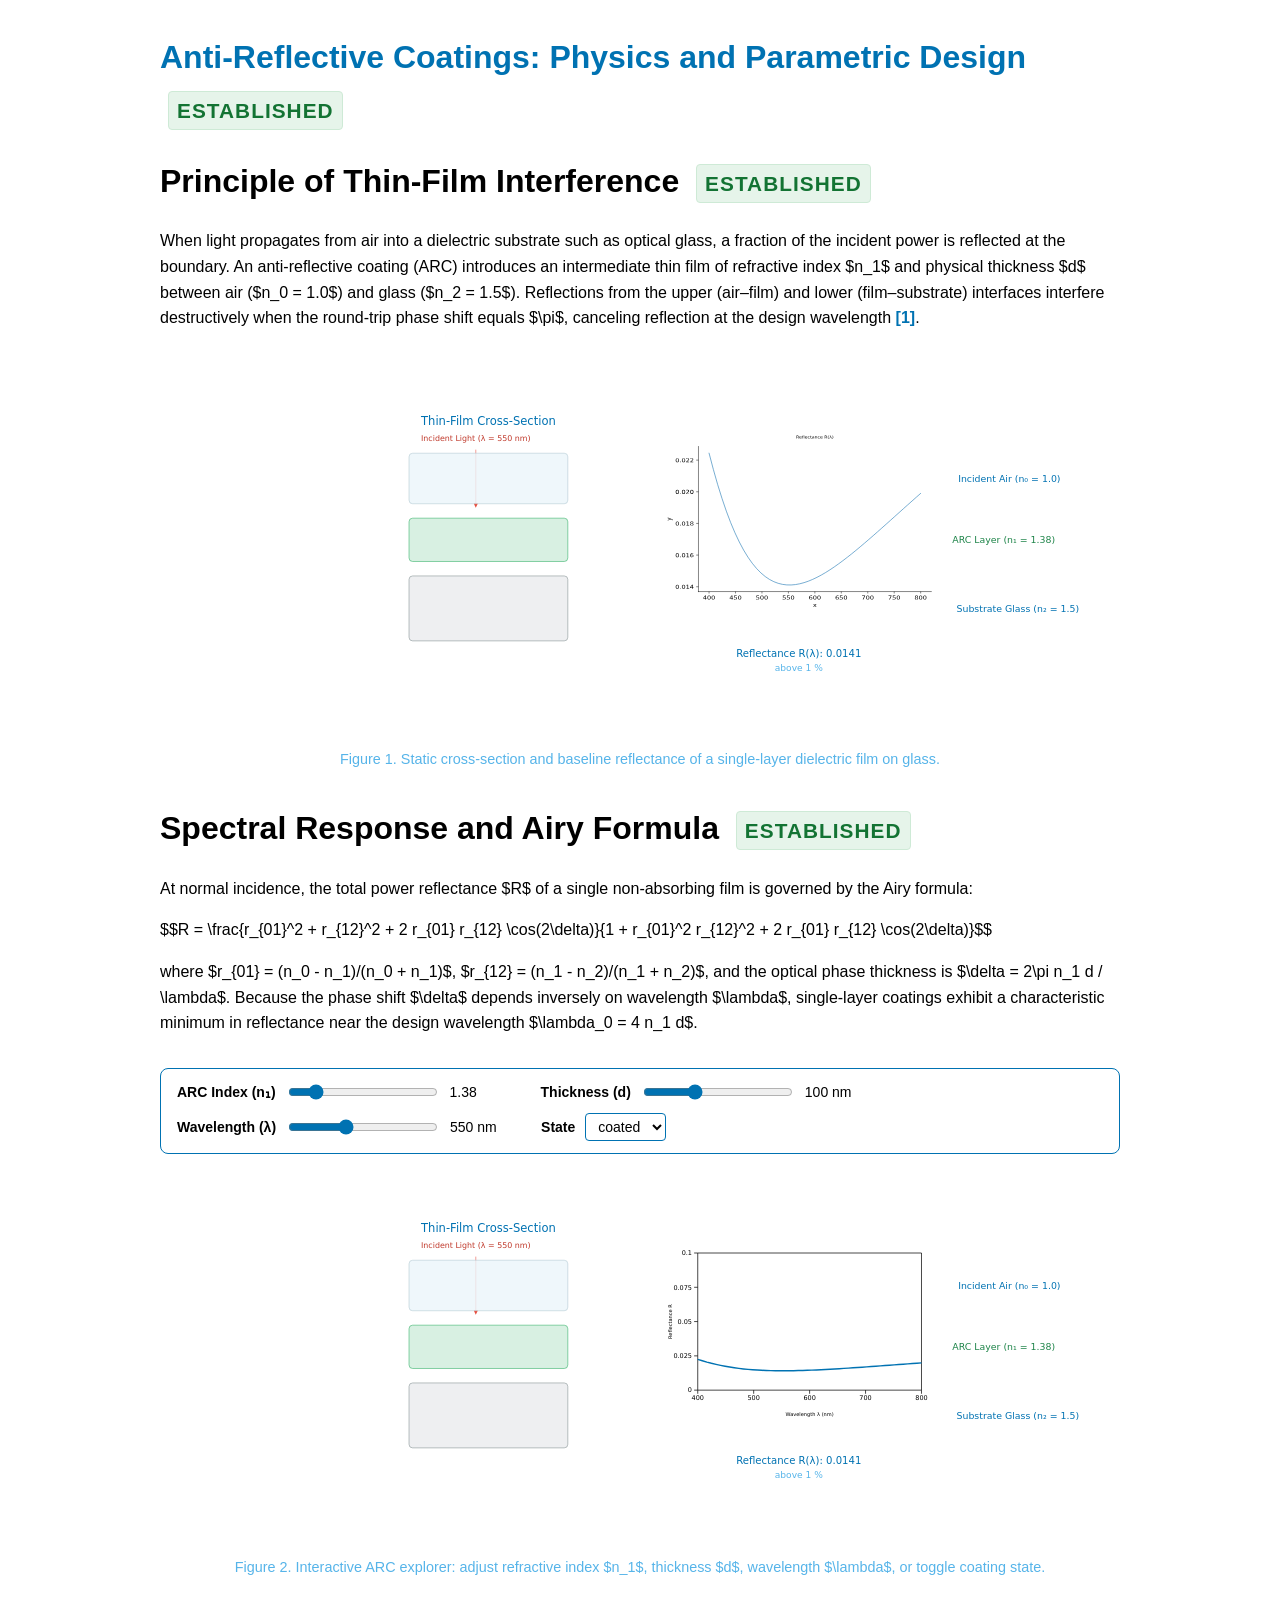
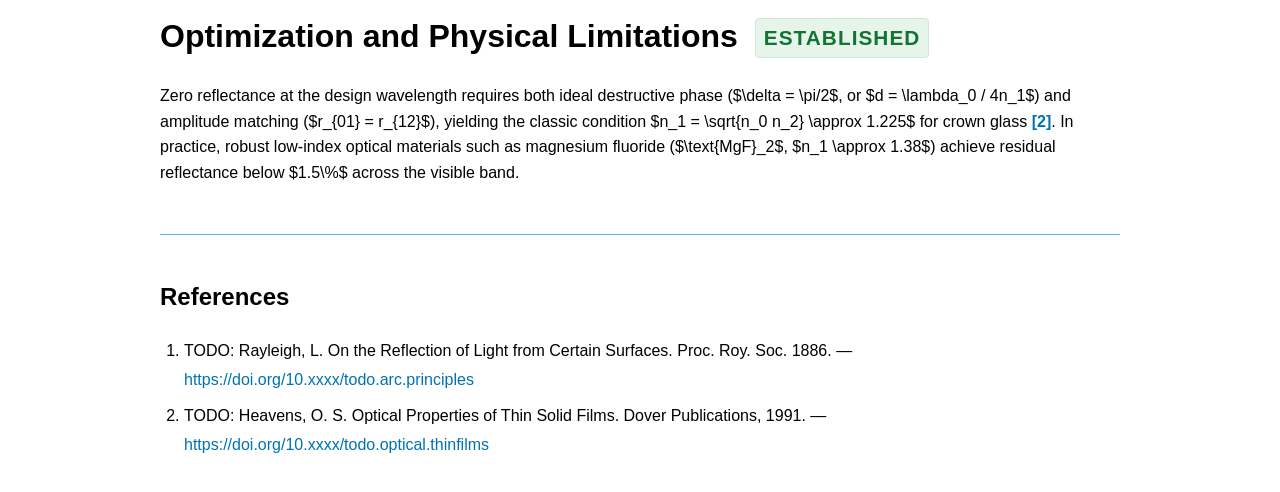
<file: examples/arc_thin_film/explainer.html>
<!DOCTYPE html>
<html lang="en">
<head>
<meta charset="utf-8">
<meta name="viewport" content="width=device-width, initial-scale=1">
<title>Anti-Reflective Coatings: Physics and Parametric Design</title>
<style>
:root {
--tf-primary: #0072B2;
--tf-bg: #FFFFFF;
--tf-fg: #000000;
--tf-accent: #009E73;
--tf-muted: #56B4E9;
--tf-gray: #888888;
}
body {
  font-family: -apple-system, BlinkMacSystemFont, "Segoe UI", Roboto, Helvetica, Arial, sans-serif;
  background: var(--tf-bg);
  color: var(--tf-fg);
  max-width: 960px;
  margin: 32px auto;
  padding: 0 20px;
  line-height: 1.6;
}
.tf-title {
  color: var(--tf-primary);
  margin-bottom: 0.2em;
}
.tf-subtitle {
  color: var(--tf-muted);
  font-size: 1.25em;
  margin-top: 0;
  margin-bottom: 1.5em;
}
.tf-status {
  display: inline-block;
  font-size: 0.65em;
  vertical-align: middle;
  padding: 2px 8px;
  border-radius: 4px;
  font-weight: 600;
  text-transform: uppercase;
  letter-spacing: 0.05em;
  margin-left: 8px;
}
.tf-status-established {
  background: #e6f4ea;
  color: #137333;
  border: 1px solid #ceead6;
}
.tf-status-active {
  background: #e8f0fe;
  color: #1a73e8;
  border: 1px solid #d2e3fc;
}
.tf-status-speculative {
  background: #fef7e0;
  color: #b06000;
  border: 1px solid #feefc3;
}
.tf-cite {
  color: var(--tf-primary);
  text-decoration: none;
  font-weight: 600;
}
.tf-cite:hover {
  text-decoration: underline;
}
.tf-references {
  margin-top: 48px;
  border-top: 1px solid var(--tf-muted);
  padding-top: 24px;
}
.tf-refs {
  padding-left: 24px;
  line-height: 1.8;
}
.tf-refs li {
  margin-bottom: 8px;
}
.tf-refs a {
  color: var(--tf-primary);
  text-decoration: none;
}
.tf-refs a:hover {
  text-decoration: underline;
}
.tf-controls {
  display: flex;
  flex-wrap: wrap;
  gap: 10px 28px;
  padding: 12px 16px;
  border: 1px solid var(--tf-primary);
  border-radius: 8px;
  margin-bottom: 16px;
}
.tf-control {
  display: flex;
  align-items: center;
  gap: 10px;
}
.tf-control label {
  font-weight: 600;
  font-size: 14px;
}
.tf-control input[type="range"] {
  accent-color: var(--tf-primary);
  width: 150px;
}
.tf-control select.tf-param {
  background: var(--tf-bg);
  color: var(--tf-fg);
  border: 1px solid var(--tf-primary);
  border-radius: 4px;
  padding: 4px 8px;
  font-size: 14px;
}
.tf-value {
  min-width: 4.5em;
  font-variant-numeric: tabular-nums;
  font-size: 14px;
}
figure {
  margin: 32px 0;
}
figure svg {
  max-width: 100%;
  height: auto;
  display: block;
  margin: 0 auto;
}
figcaption {
  font-size: 0.9em;
  color: var(--tf-muted);
  text-align: center;
  margin-top: 10px;
}
.tf-verdict-true { fill: var(--tf-accent, #009E73); color: var(--tf-accent, #009E73); }
.tf-verdict-false { fill: var(--tf-muted, #888888); color: var(--tf-muted, #888888); }
.tf-verdict-true .tf-readout-verdict { fill: var(--tf-accent, #009E73); }
.tf-verdict-false .tf-readout-verdict { fill: var(--tf-muted, #888888); }
</style>
</head>
<body>
<h1 class="tf-title">Anti-Reflective Coatings: Physics and Parametric Design <span class="tf-status tf-status-established">Established</span></h1>
<h1>Principle of Thin-Film Interference <span class="tf-status tf-status-established">Established</span></h1>
<p>When light propagates from air into a dielectric substrate such as optical glass, a fraction of the incident power is reflected at the boundary. An anti-reflective coating (ARC) introduces an intermediate thin film of refractive index $n_1$ and physical thickness $d$ between air ($n_0 = 1.0$) and glass ($n_2 = 1.5$). Reflections from the upper (air–film) and lower (film–substrate) interfaces interfere destructively when the round-trip phase shift equals $\pi$, canceling reflection at the design wavelength <a href="#ref-1" class="tf-cite">[1]</a>.</p>
<figure id="fig1">
<svg xmlns="http://www.w3.org/2000/svg" xmlns:xlink="http://www.w3.org/1999/xlink"
     width="1330" height="520" viewBox="-665.0 -260.0 1330 520">
<defs>
<marker markerWidth="8.0" markerHeight="8.0" viewBox="-0.1 -0.5 1.0 1.0" orient="auto" id="fig1-d0">
<path d="M-0.1,-0.5 L-0.1,0.5 L0.9,0 Z" fill="#E74C3C" />
</marker>
</defs>
<rect x="-665.0" y="-260.0" width="1330" height="520" fill="#FFFFFF" />
<g id="fig1-cross_section_title">
<text x="-210.0" y="-180.0" font-size="16" font-family="DejaVu Sans, Liberation Sans, sans-serif" fill="#0072B2" text-anchor="middle" dominant-baseline="central">Thin-Film Cross-Section</text>
</g>
<g id="fig1-incident_label">
<text x="-227.5" y="-155.0" font-size="11" font-family="DejaVu Sans, Liberation Sans, sans-serif" fill="#C0392B" text-anchor="middle" dominant-baseline="central">Incident Light (λ = 550 nm)</text>
</g>
<path d="M-227.5,-140.0 L-227.5,-65.0" stroke="#E74C3C" stroke-width="0.75" fill="none" marker-end="url(#fig1-d0)" id="fig1-incident_ray" />
<g id="fig1-air_layer">
<rect x="-320.0" y="-135.0" width="220.0" height="70.0" fill="#EBF5FB" stroke="#AEC6CF" stroke-width="0.75" rx="5" ry="5" fill-opacity="0.8" />
</g>
<g id="fig1-air_label">
<text x="511.7" y="-100.0" font-size="13" font-family="DejaVu Sans, Liberation Sans, sans-serif" fill="#0072B2" text-anchor="middle" dominant-baseline="central">Incident Air (n₀ = 1.0)</text>
</g>
<g id="fig1-arc_layer">
<rect x="-320.0" y="-45.0" width="220.0" height="60.0" fill="#D4EFDF" stroke="#27AE60" stroke-width="0.75" rx="5" ry="5" fill-opacity="0.9" />
</g>
<g id="fig1-arc_label">
<text x="503.9" y="-15.0" font-size="13" font-family="DejaVu Sans, Liberation Sans, sans-serif" fill="#1E8449" text-anchor="middle" dominant-baseline="central">ARC Layer (n₁ = 1.38)</text>
</g>
<g id="fig1-glass_layer">
<rect x="-320.0" y="35.0" width="220.0" height="90.0" fill="#EAECEE" stroke="#7F8C8D" stroke-width="0.75" rx="5" ry="5" fill-opacity="0.8" />
</g>
<g id="fig1-glass_label">
<text x="523.4" y="80.0" font-size="13" font-family="DejaVu Sans, Liberation Sans, sans-serif" fill="#0072B2" text-anchor="middle" dominant-baseline="central">Substrate Glass (n₂ = 1.5)</text>
</g>
<g id="fig1-reflectance_plot">
<g transform="translate(30.0,-165.0) scale(0.9029854957954737,0.7548601914984892)">
 <metadata>
  <rdf:RDF xmlns:dc="http://purl.org/dc/elements/1.1/" xmlns:cc="http://creativecommons.org/ns#" xmlns:rdf="http://www.w3.org/1999/02/22-rdf-syntax-ns#">
   <cc:Work>
    <dc:type rdf:resource="http://purl.org/dc/dcmitype/StillImage"/>
    <dc:date>2026-09-14T21:44:32.651041</dc:date>
    <dc:format>image/svg+xml</dc:format>
    <dc:creator>
     <cc:Agent>
      <dc:title>Matplotlib v3.10.8, https://matplotlib.org/</dc:title>
     </cc:Agent>
    </dc:creator>
   </cc:Work>
  </rdf:RDF>
 </metadata>
 <defs>
  <style type="text/css">*{stroke-linejoin: round; stroke-linecap: butt}</style>
 </defs>
 <g id="fig1-figure_1">
  <g id="fig1-patch_1">
   <path d="M 0 331.187156 
L 420.82625 331.187156 
L 420.82625 0 
L 0 0 
z
" style="fill: #ffffff"/>
  </g>
  <g id="fig1-axes_1">
   <g id="fig1-patch_2">
    <path d="M 56.50625 293.630906 
L 413.62625 293.630906 
L 413.62625 27.518906 
L 56.50625 27.518906 
z
" style="fill: #ffffff"/>
   </g>
   <g id="fig1-FillBetweenPolyCollection_1"/>
   <g id="fig1-matplotlib.axis_1">
    <g id="fig1-xtick_1">
     <g id="fig1-line2d_1">
      <defs>
       <path id="fig1-mdfa9d70e9e" d="M 0 0 
L 0 3.5 
" style="stroke: #000000; stroke-width: 0.8"/>
      </defs>
      <g>
       <use xlink:href="#fig1-mdfa9d70e9e" x="72.738977" y="293.630906" style="stroke: #000000; stroke-width: 0.8"/>
      </g>
     </g>
     <g id="fig1-text_1">
      <!-- 400 -->
      <g transform="translate(63.195227 308.229344) scale(0.1 -0.1)">
       <defs>
        <path id="fig1-DejaVuSans-34" d="M 2419 4116 
L 825 1625 
L 2419 1625 
L 2419 4116 
z
M 2253 4666 
L 3047 4666 
L 3047 1625 
L 3713 1625 
L 3713 1100 
L 3047 1100 
L 3047 0 
L 2419 0 
L 2419 1100 
L 313 1100 
L 313 1709 
L 2253 4666 
z
" transform="scale(0.015625)"/>
        <path id="fig1-DejaVuSans-30" d="M 2034 4250 
Q 1547 4250 1301 3770 
Q 1056 3291 1056 2328 
Q 1056 1369 1301 889 
Q 1547 409 2034 409 
Q 2525 409 2770 889 
Q 3016 1369 3016 2328 
Q 3016 3291 2770 3770 
Q 2525 4250 2034 4250 
z
M 2034 4750 
Q 2819 4750 3233 4129 
Q 3647 3509 3647 2328 
Q 3647 1150 3233 529 
Q 2819 -91 2034 -91 
Q 1250 -91 836 529 
Q 422 1150 422 2328 
Q 422 3509 836 4129 
Q 1250 4750 2034 4750 
z
" transform="scale(0.015625)"/>
       </defs>
       <use xlink:href="#fig1-DejaVuSans-34"/>
       <use xlink:href="#fig1-DejaVuSans-30" transform="translate(63.623047 0)"/>
       <use xlink:href="#fig1-DejaVuSans-30" transform="translate(127.246094 0)"/>
      </g>
     </g>
    </g>
    <g id="fig1-xtick_2">
     <g id="fig1-line2d_2">
      <g>
       <use xlink:href="#fig1-mdfa9d70e9e" x="113.320795" y="293.630906" style="stroke: #000000; stroke-width: 0.8"/>
      </g>
     </g>
     <g id="fig1-text_2">
      <!-- 450 -->
      <g transform="translate(103.777045 308.229344) scale(0.1 -0.1)">
       <defs>
        <path id="fig1-DejaVuSans-35" d="M 691 4666 
L 3169 4666 
L 3169 4134 
L 1269 4134 
L 1269 2991 
Q 1406 3038 1543 3061 
Q 1681 3084 1819 3084 
Q 2600 3084 3056 2656 
Q 3513 2228 3513 1497 
Q 3513 744 3044 326 
Q 2575 -91 1722 -91 
Q 1428 -91 1123 -41 
Q 819 9 494 109 
L 494 744 
Q 775 591 1075 516 
Q 1375 441 1709 441 
Q 2250 441 2565 725 
Q 2881 1009 2881 1497 
Q 2881 1984 2565 2268 
Q 2250 2553 1709 2553 
Q 1456 2553 1204 2497 
Q 953 2441 691 2322 
L 691 4666 
z
" transform="scale(0.015625)"/>
       </defs>
       <use xlink:href="#fig1-DejaVuSans-34"/>
       <use xlink:href="#fig1-DejaVuSans-35" transform="translate(63.623047 0)"/>
       <use xlink:href="#fig1-DejaVuSans-30" transform="translate(127.246094 0)"/>
      </g>
     </g>
    </g>
    <g id="fig1-xtick_3">
     <g id="fig1-line2d_3">
      <g>
       <use xlink:href="#fig1-mdfa9d70e9e" x="153.902614" y="293.630906" style="stroke: #000000; stroke-width: 0.8"/>
      </g>
     </g>
     <g id="fig1-text_3">
      <!-- 500 -->
      <g transform="translate(144.358864 308.229344) scale(0.1 -0.1)">
       <use xlink:href="#fig1-DejaVuSans-35"/>
       <use xlink:href="#fig1-DejaVuSans-30" transform="translate(63.623047 0)"/>
       <use xlink:href="#fig1-DejaVuSans-30" transform="translate(127.246094 0)"/>
      </g>
     </g>
    </g>
    <g id="fig1-xtick_4">
     <g id="fig1-line2d_4">
      <g>
       <use xlink:href="#fig1-mdfa9d70e9e" x="194.484432" y="293.630906" style="stroke: #000000; stroke-width: 0.8"/>
      </g>
     </g>
     <g id="fig1-text_4">
      <!-- 550 -->
      <g transform="translate(184.940682 308.229344) scale(0.1 -0.1)">
       <use xlink:href="#fig1-DejaVuSans-35"/>
       <use xlink:href="#fig1-DejaVuSans-35" transform="translate(63.623047 0)"/>
       <use xlink:href="#fig1-DejaVuSans-30" transform="translate(127.246094 0)"/>
      </g>
     </g>
    </g>
    <g id="fig1-xtick_5">
     <g id="fig1-line2d_5">
      <g>
       <use xlink:href="#fig1-mdfa9d70e9e" x="235.06625" y="293.630906" style="stroke: #000000; stroke-width: 0.8"/>
      </g>
     </g>
     <g id="fig1-text_5">
      <!-- 600 -->
      <g transform="translate(225.5225 308.229344) scale(0.1 -0.1)">
       <defs>
        <path id="fig1-DejaVuSans-36" d="M 2113 2584 
Q 1688 2584 1439 2293 
Q 1191 2003 1191 1497 
Q 1191 994 1439 701 
Q 1688 409 2113 409 
Q 2538 409 2786 701 
Q 3034 994 3034 1497 
Q 3034 2003 2786 2293 
Q 2538 2584 2113 2584 
z
M 3366 4563 
L 3366 3988 
Q 3128 4100 2886 4159 
Q 2644 4219 2406 4219 
Q 1781 4219 1451 3797 
Q 1122 3375 1075 2522 
Q 1259 2794 1537 2939 
Q 1816 3084 2150 3084 
Q 2853 3084 3261 2657 
Q 3669 2231 3669 1497 
Q 3669 778 3244 343 
Q 2819 -91 2113 -91 
Q 1303 -91 875 529 
Q 447 1150 447 2328 
Q 447 3434 972 4092 
Q 1497 4750 2381 4750 
Q 2619 4750 2861 4703 
Q 3103 4656 3366 4563 
z
" transform="scale(0.015625)"/>
       </defs>
       <use xlink:href="#fig1-DejaVuSans-36"/>
       <use xlink:href="#fig1-DejaVuSans-30" transform="translate(63.623047 0)"/>
       <use xlink:href="#fig1-DejaVuSans-30" transform="translate(127.246094 0)"/>
      </g>
     </g>
    </g>
    <g id="fig1-xtick_6">
     <g id="fig1-line2d_6">
      <g>
       <use xlink:href="#fig1-mdfa9d70e9e" x="275.648068" y="293.630906" style="stroke: #000000; stroke-width: 0.8"/>
      </g>
     </g>
     <g id="fig1-text_6">
      <!-- 650 -->
      <g transform="translate(266.104318 308.229344) scale(0.1 -0.1)">
       <use xlink:href="#fig1-DejaVuSans-36"/>
       <use xlink:href="#fig1-DejaVuSans-35" transform="translate(63.623047 0)"/>
       <use xlink:href="#fig1-DejaVuSans-30" transform="translate(127.246094 0)"/>
      </g>
     </g>
    </g>
    <g id="fig1-xtick_7">
     <g id="fig1-line2d_7">
      <g>
       <use xlink:href="#fig1-mdfa9d70e9e" x="316.229886" y="293.630906" style="stroke: #000000; stroke-width: 0.8"/>
      </g>
     </g>
     <g id="fig1-text_7">
      <!-- 700 -->
      <g transform="translate(306.686136 308.229344) scale(0.1 -0.1)">
       <defs>
        <path id="fig1-DejaVuSans-37" d="M 525 4666 
L 3525 4666 
L 3525 4397 
L 1831 0 
L 1172 0 
L 2766 4134 
L 525 4134 
L 525 4666 
z
" transform="scale(0.015625)"/>
       </defs>
       <use xlink:href="#fig1-DejaVuSans-37"/>
       <use xlink:href="#fig1-DejaVuSans-30" transform="translate(63.623047 0)"/>
       <use xlink:href="#fig1-DejaVuSans-30" transform="translate(127.246094 0)"/>
      </g>
     </g>
    </g>
    <g id="fig1-xtick_8">
     <g id="fig1-line2d_8">
      <g>
       <use xlink:href="#fig1-mdfa9d70e9e" x="356.811705" y="293.630906" style="stroke: #000000; stroke-width: 0.8"/>
      </g>
     </g>
     <g id="fig1-text_8">
      <!-- 750 -->
      <g transform="translate(347.267955 308.229344) scale(0.1 -0.1)">
       <use xlink:href="#fig1-DejaVuSans-37"/>
       <use xlink:href="#fig1-DejaVuSans-35" transform="translate(63.623047 0)"/>
       <use xlink:href="#fig1-DejaVuSans-30" transform="translate(127.246094 0)"/>
      </g>
     </g>
    </g>
    <g id="fig1-xtick_9">
     <g id="fig1-line2d_9">
      <g>
       <use xlink:href="#fig1-mdfa9d70e9e" x="397.393523" y="293.630906" style="stroke: #000000; stroke-width: 0.8"/>
      </g>
     </g>
     <g id="fig1-text_9">
      <!-- 800 -->
      <g transform="translate(387.849773 308.229344) scale(0.1 -0.1)">
       <defs>
        <path id="fig1-DejaVuSans-38" d="M 2034 2216 
Q 1584 2216 1326 1975 
Q 1069 1734 1069 1313 
Q 1069 891 1326 650 
Q 1584 409 2034 409 
Q 2484 409 2743 651 
Q 3003 894 3003 1313 
Q 3003 1734 2745 1975 
Q 2488 2216 2034 2216 
z
M 1403 2484 
Q 997 2584 770 2862 
Q 544 3141 544 3541 
Q 544 4100 942 4425 
Q 1341 4750 2034 4750 
Q 2731 4750 3128 4425 
Q 3525 4100 3525 3541 
Q 3525 3141 3298 2862 
Q 3072 2584 2669 2484 
Q 3125 2378 3379 2068 
Q 3634 1759 3634 1313 
Q 3634 634 3220 271 
Q 2806 -91 2034 -91 
Q 1263 -91 848 271 
Q 434 634 434 1313 
Q 434 1759 690 2068 
Q 947 2378 1403 2484 
z
M 1172 3481 
Q 1172 3119 1398 2916 
Q 1625 2713 2034 2713 
Q 2441 2713 2670 2916 
Q 2900 3119 2900 3481 
Q 2900 3844 2670 4047 
Q 2441 4250 2034 4250 
Q 1625 4250 1398 4047 
Q 1172 3844 1172 3481 
z
" transform="scale(0.015625)"/>
       </defs>
       <use xlink:href="#fig1-DejaVuSans-38"/>
       <use xlink:href="#fig1-DejaVuSans-30" transform="translate(63.623047 0)"/>
       <use xlink:href="#fig1-DejaVuSans-30" transform="translate(127.246094 0)"/>
      </g>
     </g>
    </g>
    <g id="fig1-text_10">
     <!-- x -->
     <g transform="translate(232.106875 321.907469) scale(0.1 -0.1)">
      <defs>
       <path id="fig1-DejaVuSans-78" d="M 3513 3500 
L 2247 1797 
L 3578 0 
L 2900 0 
L 1881 1375 
L 863 0 
L 184 0 
L 1544 1831 
L 300 3500 
L 978 3500 
L 1906 2253 
L 2834 3500 
L 3513 3500 
z
" transform="scale(0.015625)"/>
      </defs>
      <use xlink:href="#fig1-DejaVuSans-78"/>
     </g>
    </g>
   </g>
   <g id="fig1-matplotlib.axis_2">
    <g id="fig1-ytick_1">
     <g id="fig1-line2d_10">
      <defs>
       <path id="fig1-m1511f4b530" d="M 0 0 
L -3.5 0 
" style="stroke: #000000; stroke-width: 0.8"/>
      </defs>
      <g>
       <use xlink:href="#fig1-m1511f4b530" x="56.50625" y="284.8035" style="stroke: #000000; stroke-width: 0.8"/>
      </g>
     </g>
     <g id="fig1-text_11">
      <!-- 0.014 -->
      <g transform="translate(20.878125 288.602718) scale(0.1 -0.1)">
       <defs>
        <path id="fig1-DejaVuSans-2e" d="M 684 794 
L 1344 794 
L 1344 0 
L 684 0 
L 684 794 
z
" transform="scale(0.015625)"/>
        <path id="fig1-DejaVuSans-31" d="M 794 531 
L 1825 531 
L 1825 4091 
L 703 3866 
L 703 4441 
L 1819 4666 
L 2450 4666 
L 2450 531 
L 3481 531 
L 3481 0 
L 794 0 
L 794 531 
z
" transform="scale(0.015625)"/>
       </defs>
       <use xlink:href="#fig1-DejaVuSans-30"/>
       <use xlink:href="#fig1-DejaVuSans-2e" transform="translate(63.623047 0)"/>
       <use xlink:href="#fig1-DejaVuSans-30" transform="translate(95.410156 0)"/>
       <use xlink:href="#fig1-DejaVuSans-31" transform="translate(159.033203 0)"/>
       <use xlink:href="#fig1-DejaVuSans-34" transform="translate(222.65625 0)"/>
      </g>
     </g>
    </g>
    <g id="fig1-ytick_2">
     <g id="fig1-line2d_11">
      <g>
       <use xlink:href="#fig1-m1511f4b530" x="56.50625" y="226.698918" style="stroke: #000000; stroke-width: 0.8"/>
      </g>
     </g>
     <g id="fig1-text_12">
      <!-- 0.016 -->
      <g transform="translate(20.878125 230.498137) scale(0.1 -0.1)">
       <use xlink:href="#fig1-DejaVuSans-30"/>
       <use xlink:href="#fig1-DejaVuSans-2e" transform="translate(63.623047 0)"/>
       <use xlink:href="#fig1-DejaVuSans-30" transform="translate(95.410156 0)"/>
       <use xlink:href="#fig1-DejaVuSans-31" transform="translate(159.033203 0)"/>
       <use xlink:href="#fig1-DejaVuSans-36" transform="translate(222.65625 0)"/>
      </g>
     </g>
    </g>
    <g id="fig1-ytick_3">
     <g id="fig1-line2d_12">
      <g>
       <use xlink:href="#fig1-m1511f4b530" x="56.50625" y="168.594337" style="stroke: #000000; stroke-width: 0.8"/>
      </g>
     </g>
     <g id="fig1-text_13">
      <!-- 0.018 -->
      <g transform="translate(20.878125 172.393556) scale(0.1 -0.1)">
       <use xlink:href="#fig1-DejaVuSans-30"/>
       <use xlink:href="#fig1-DejaVuSans-2e" transform="translate(63.623047 0)"/>
       <use xlink:href="#fig1-DejaVuSans-30" transform="translate(95.410156 0)"/>
       <use xlink:href="#fig1-DejaVuSans-31" transform="translate(159.033203 0)"/>
       <use xlink:href="#fig1-DejaVuSans-38" transform="translate(222.65625 0)"/>
      </g>
     </g>
    </g>
    <g id="fig1-ytick_4">
     <g id="fig1-line2d_13">
      <g>
       <use xlink:href="#fig1-m1511f4b530" x="56.50625" y="110.489756" style="stroke: #000000; stroke-width: 0.8"/>
      </g>
     </g>
     <g id="fig1-text_14">
      <!-- 0.020 -->
      <g transform="translate(20.878125 114.288975) scale(0.1 -0.1)">
       <defs>
        <path id="fig1-DejaVuSans-32" d="M 1228 531 
L 3431 531 
L 3431 0 
L 469 0 
L 469 531 
Q 828 903 1448 1529 
Q 2069 2156 2228 2338 
Q 2531 2678 2651 2914 
Q 2772 3150 2772 3378 
Q 2772 3750 2511 3984 
Q 2250 4219 1831 4219 
Q 1534 4219 1204 4116 
Q 875 4013 500 3803 
L 500 4441 
Q 881 4594 1212 4672 
Q 1544 4750 1819 4750 
Q 2544 4750 2975 4387 
Q 3406 4025 3406 3419 
Q 3406 3131 3298 2873 
Q 3191 2616 2906 2266 
Q 2828 2175 2409 1742 
Q 1991 1309 1228 531 
z
" transform="scale(0.015625)"/>
       </defs>
       <use xlink:href="#fig1-DejaVuSans-30"/>
       <use xlink:href="#fig1-DejaVuSans-2e" transform="translate(63.623047 0)"/>
       <use xlink:href="#fig1-DejaVuSans-30" transform="translate(95.410156 0)"/>
       <use xlink:href="#fig1-DejaVuSans-32" transform="translate(159.033203 0)"/>
       <use xlink:href="#fig1-DejaVuSans-30" transform="translate(222.65625 0)"/>
      </g>
     </g>
    </g>
    <g id="fig1-ytick_5">
     <g id="fig1-line2d_14">
      <g>
       <use xlink:href="#fig1-m1511f4b530" x="56.50625" y="52.385175" style="stroke: #000000; stroke-width: 0.8"/>
      </g>
     </g>
     <g id="fig1-text_15">
      <!-- 0.022 -->
      <g transform="translate(20.878125 56.184394) scale(0.1 -0.1)">
       <use xlink:href="#fig1-DejaVuSans-30"/>
       <use xlink:href="#fig1-DejaVuSans-2e" transform="translate(63.623047 0)"/>
       <use xlink:href="#fig1-DejaVuSans-30" transform="translate(95.410156 0)"/>
       <use xlink:href="#fig1-DejaVuSans-32" transform="translate(159.033203 0)"/>
       <use xlink:href="#fig1-DejaVuSans-32" transform="translate(222.65625 0)"/>
      </g>
     </g>
    </g>
    <g id="fig1-text_16">
     <!-- y -->
     <g transform="translate(14.798438 163.534281) rotate(-90) scale(0.1 -0.1)">
      <defs>
       <path id="fig1-DejaVuSans-79" d="M 2059 -325 
Q 1816 -950 1584 -1140 
Q 1353 -1331 966 -1331 
L 506 -1331 
L 506 -850 
L 844 -850 
Q 1081 -850 1212 -737 
Q 1344 -625 1503 -206 
L 1606 56 
L 191 3500 
L 800 3500 
L 1894 763 
L 2988 3500 
L 3597 3500 
L 2059 -325 
z
" transform="scale(0.015625)"/>
      </defs>
      <use xlink:href="#fig1-DejaVuSans-79"/>
     </g>
    </g>
   </g>
   <g id="fig1-line2d_15">
    <path d="M 72.738977 39.614906 
L 79.36458 69.695836 
L 85.990183 97.45299 
L 92.615786 122.896425 
L 99.241389 146.065268 
L 105.866992 167.020919 
L 112.492595 185.841411 
L 119.118198 202.61675 
L 125.743801 217.445106 
L 132.369404 230.429727 
L 138.995007 241.67646 
L 145.62061 251.291786 
L 152.246213 259.381284 
L 158.871816 266.048443 
L 165.497419 271.393771 
L 172.123022 275.514145 
L 178.748625 278.502347 
L 185.374228 280.446769 
L 191.999831 281.43123 
L 198.625434 281.534906 
L 205.251037 280.832332 
L 211.87664 279.393459 
L 218.502243 277.283769 
L 225.127846 274.564414 
L 231.753449 271.292385 
L 238.379051 267.520691 
L 245.004654 263.298559 
L 251.630257 258.671628 
L 258.25586 253.68215 
L 264.881463 248.369192 
L 271.507066 242.768829 
L 278.132669 236.914335 
L 284.758272 230.836363 
L 291.383875 224.563127 
L 298.009478 218.120563 
L 304.635081 211.532489 
L 311.260684 204.82076 
L 317.886287 198.005402 
L 324.51189 191.104753 
L 331.137493 184.135583 
L 337.763096 177.113209 
L 344.388699 170.051613 
L 351.014302 162.963533 
L 357.639905 155.860565 
L 364.265508 148.753249 
L 370.891111 141.651151 
L 377.516714 134.562939 
L 384.142317 127.496453 
L 390.76792 120.458772 
L 397.393523 113.456274 
" clip-path="url(#fig1-p9c74d2129e)" style="fill: none; stroke: #1f77b4; stroke-linecap: round"/>
   </g>
   <g id="fig1-patch_3">
    <path d="M 56.50625 293.630906 
L 56.50625 27.518906 
" style="fill: none; stroke: #000000; stroke-width: 0.8; stroke-linejoin: miter; stroke-linecap: square"/>
   </g>
   <g id="fig1-patch_4">
    <path d="M 56.50625 293.630906 
L 413.62625 293.630906 
" style="fill: none; stroke: #000000; stroke-width: 0.8; stroke-linejoin: miter; stroke-linecap: square"/>
   </g>
   <g id="fig1-text_17">
    <!-- Reflectance R(λ) -->
    <g transform="translate(206.195625 12.518906) scale(0.07 -0.07)">
     <defs>
      <path id="fig1-DejaVuSans-52" d="M 2841 2188 
Q 3044 2119 3236 1894 
Q 3428 1669 3622 1275 
L 4263 0 
L 3584 0 
L 2988 1197 
Q 2756 1666 2539 1819 
Q 2322 1972 1947 1972 
L 1259 1972 
L 1259 0 
L 628 0 
L 628 4666 
L 2053 4666 
Q 2853 4666 3247 4331 
Q 3641 3997 3641 3322 
Q 3641 2881 3436 2590 
Q 3231 2300 2841 2188 
z
M 1259 4147 
L 1259 2491 
L 2053 2491 
Q 2509 2491 2742 2702 
Q 2975 2913 2975 3322 
Q 2975 3731 2742 3939 
Q 2509 4147 2053 4147 
L 1259 4147 
z
" transform="scale(0.015625)"/>
      <path id="fig1-DejaVuSans-65" d="M 3597 1894 
L 3597 1613 
L 953 1613 
Q 991 1019 1311 708 
Q 1631 397 2203 397 
Q 2534 397 2845 478 
Q 3156 559 3463 722 
L 3463 178 
Q 3153 47 2828 -22 
Q 2503 -91 2169 -91 
Q 1331 -91 842 396 
Q 353 884 353 1716 
Q 353 2575 817 3079 
Q 1281 3584 2069 3584 
Q 2775 3584 3186 3129 
Q 3597 2675 3597 1894 
z
M 3022 2063 
Q 3016 2534 2758 2815 
Q 2500 3097 2075 3097 
Q 1594 3097 1305 2825 
Q 1016 2553 972 2059 
L 3022 2063 
z
" transform="scale(0.015625)"/>
      <path id="fig1-DejaVuSans-66" d="M 2375 4863 
L 2375 4384 
L 1825 4384 
Q 1516 4384 1395 4259 
Q 1275 4134 1275 3809 
L 1275 3500 
L 2222 3500 
L 2222 3053 
L 1275 3053 
L 1275 0 
L 697 0 
L 697 3053 
L 147 3053 
L 147 3500 
L 697 3500 
L 697 3744 
Q 697 4328 969 4595 
Q 1241 4863 1831 4863 
L 2375 4863 
z
" transform="scale(0.015625)"/>
      <path id="fig1-DejaVuSans-6c" d="M 603 4863 
L 1178 4863 
L 1178 0 
L 603 0 
L 603 4863 
z
" transform="scale(0.015625)"/>
      <path id="fig1-DejaVuSans-63" d="M 3122 3366 
L 3122 2828 
Q 2878 2963 2633 3030 
Q 2388 3097 2138 3097 
Q 1578 3097 1268 2742 
Q 959 2388 959 1747 
Q 959 1106 1268 751 
Q 1578 397 2138 397 
Q 2388 397 2633 464 
Q 2878 531 3122 666 
L 3122 134 
Q 2881 22 2623 -34 
Q 2366 -91 2075 -91 
Q 1284 -91 818 406 
Q 353 903 353 1747 
Q 353 2603 823 3093 
Q 1294 3584 2113 3584 
Q 2378 3584 2631 3529 
Q 2884 3475 3122 3366 
z
" transform="scale(0.015625)"/>
      <path id="fig1-DejaVuSans-74" d="M 1172 4494 
L 1172 3500 
L 2356 3500 
L 2356 3053 
L 1172 3053 
L 1172 1153 
Q 1172 725 1289 603 
Q 1406 481 1766 481 
L 2356 481 
L 2356 0 
L 1766 0 
Q 1100 0 847 248 
Q 594 497 594 1153 
L 594 3053 
L 172 3053 
L 172 3500 
L 594 3500 
L 594 4494 
L 1172 4494 
z
" transform="scale(0.015625)"/>
      <path id="fig1-DejaVuSans-61" d="M 2194 1759 
Q 1497 1759 1228 1600 
Q 959 1441 959 1056 
Q 959 750 1161 570 
Q 1363 391 1709 391 
Q 2188 391 2477 730 
Q 2766 1069 2766 1631 
L 2766 1759 
L 2194 1759 
z
M 3341 1997 
L 3341 0 
L 2766 0 
L 2766 531 
Q 2569 213 2275 61 
Q 1981 -91 1556 -91 
Q 1019 -91 701 211 
Q 384 513 384 1019 
Q 384 1609 779 1909 
Q 1175 2209 1959 2209 
L 2766 2209 
L 2766 2266 
Q 2766 2663 2505 2880 
Q 2244 3097 1772 3097 
Q 1472 3097 1187 3025 
Q 903 2953 641 2809 
L 641 3341 
Q 956 3463 1253 3523 
Q 1550 3584 1831 3584 
Q 2591 3584 2966 3190 
Q 3341 2797 3341 1997 
z
" transform="scale(0.015625)"/>
      <path id="fig1-DejaVuSans-6e" d="M 3513 2113 
L 3513 0 
L 2938 0 
L 2938 2094 
Q 2938 2591 2744 2837 
Q 2550 3084 2163 3084 
Q 1697 3084 1428 2787 
Q 1159 2491 1159 1978 
L 1159 0 
L 581 0 
L 581 3500 
L 1159 3500 
L 1159 2956 
Q 1366 3272 1645 3428 
Q 1925 3584 2291 3584 
Q 2894 3584 3203 3211 
Q 3513 2838 3513 2113 
z
" transform="scale(0.015625)"/>
      <path id="fig1-DejaVuSans-20" transform="scale(0.015625)"/>
      <path id="fig1-DejaVuSans-28" d="M 1984 4856 
Q 1566 4138 1362 3434 
Q 1159 2731 1159 2009 
Q 1159 1288 1364 580 
Q 1569 -128 1984 -844 
L 1484 -844 
Q 1016 -109 783 600 
Q 550 1309 550 2009 
Q 550 2706 781 3412 
Q 1013 4119 1484 4856 
L 1984 4856 
z
" transform="scale(0.015625)"/>
      <path id="fig1-DejaVuSans-3bb" d="M 1981 4316 
L 3597 0 
L 2988 0 
L 2006 2588 
L 800 0 
L 191 0 
L 1725 3356 
L 1494 3975 
Q 1347 4369 1013 4369 
L 713 4369 
L 713 4863 
L 1078 4856 
Q 1784 4847 1981 4316 
z
" transform="scale(0.015625)"/>
      <path id="fig1-DejaVuSans-29" d="M 513 4856 
L 1013 4856 
Q 1481 4119 1714 3412 
Q 1947 2706 1947 2009 
Q 1947 1309 1714 600 
Q 1481 -109 1013 -844 
L 513 -844 
Q 928 -128 1133 580 
Q 1338 1288 1338 2009 
Q 1338 2731 1133 3434 
Q 928 4138 513 4856 
z
" transform="scale(0.015625)"/>
     </defs>
     <use xlink:href="#fig1-DejaVuSans-52"/>
     <use xlink:href="#fig1-DejaVuSans-65" transform="translate(64.982422 0)"/>
     <use xlink:href="#fig1-DejaVuSans-66" transform="translate(126.505859 0)"/>
     <use xlink:href="#fig1-DejaVuSans-6c" transform="translate(161.710938 0)"/>
     <use xlink:href="#fig1-DejaVuSans-65" transform="translate(189.494141 0)"/>
     <use xlink:href="#fig1-DejaVuSans-63" transform="translate(251.017578 0)"/>
     <use xlink:href="#fig1-DejaVuSans-74" transform="translate(305.998047 0)"/>
     <use xlink:href="#fig1-DejaVuSans-61" transform="translate(345.207031 0)"/>
     <use xlink:href="#fig1-DejaVuSans-6e" transform="translate(406.486328 0)"/>
     <use xlink:href="#fig1-DejaVuSans-63" transform="translate(469.865234 0)"/>
     <use xlink:href="#fig1-DejaVuSans-65" transform="translate(524.845703 0)"/>
     <use xlink:href="#fig1-DejaVuSans-20" transform="translate(586.369141 0)"/>
     <use xlink:href="#fig1-DejaVuSans-52" transform="translate(618.15625 0)"/>
     <use xlink:href="#fig1-DejaVuSans-28" transform="translate(687.638672 0)"/>
     <use xlink:href="#fig1-DejaVuSans-3bb" transform="translate(726.652344 0)"/>
     <use xlink:href="#fig1-DejaVuSans-29" transform="translate(785.832031 0)"/>
    </g>
   </g>
  </g>
 </g>
 <defs>
  <clipPath id="fig1-p9c74d2129e">
   <rect x="56.50625" y="27.518906" width="357.12" height="266.112"/>
  </clipPath>
 </defs>
</g>
</g>
<g id="fig1-r1" class="tf-readout tf-verdict-false">
<text x="220.0" y="142.72" font-size="14" font-family="DejaVu Sans, Liberation Sans, sans-serif" fill="#0072B2" class="tf-readout-text" text-anchor="middle" dominant-baseline="central">Reflectance R(λ): 0.0141</text>
<text x="220.0" y="162.74" font-size="12.6" font-family="DejaVu Sans, Liberation Sans, sans-serif" fill="#888888" class="tf-readout-verdict" text-anchor="middle" dominant-baseline="central">above 1 %</text>
</g>
</svg>
<figcaption>Figure 1. Static cross-section and baseline reflectance of a single-layer dielectric film on glass.</figcaption>
</figure>
<h1>Spectral Response and Airy Formula <span class="tf-status tf-status-established">Established</span></h1>
<p>At normal incidence, the total power reflectance $R$ of a single non-absorbing film is governed by the Airy formula:</p>
<p>$$R = \frac{r_{01}^2 + r_{12}^2 + 2 r_{01} r_{12} \cos(2\delta)}{1 + r_{01}^2 r_{12}^2 + 2 r_{01} r_{12} \cos(2\delta)}$$</p>
<p>where $r_{01} = (n_0 - n_1)/(n_0 + n_1)$, $r_{12} = (n_1 - n_2)/(n_1 + n_2)$, and the optical phase thickness is $\delta = 2\pi n_1 d / \lambda$. Because the phase shift $\delta$ depends inversely on wavelength $\lambda$, single-layer coatings exhibit a characteristic minimum in reflectance near the design wavelength $\lambda_0 = 4 n_1 d$.</p>
<figure id="fig2">
<div class="tf-controls" id="fig2-controls" data-fig="fig2">
  <div class="tf-control">
    <label for="fig2-p-n1">ARC Index (n₁)</label>
    <input type="range" class="tf-param" data-name="n1" data-fig="fig2" id="fig2-p-n1" min="1.2" max="2.4" step="0.01" value="1.38">
    <output class="tf-value" data-name="n1" data-fig="fig2" for="fig2-p-n1">1.38</output>
  </div>
  <div class="tf-control">
    <label for="fig2-p-d">Thickness (d)</label>
    <input type="range" class="tf-param" data-name="d" data-fig="fig2" id="fig2-p-d" min="50" max="200" step="1" value="100">
    <output class="tf-value" data-name="d" data-fig="fig2" data-unit="nm" for="fig2-p-d">100 nm</output>
  </div>
  <div class="tf-control">
    <label for="fig2-p-lam">Wavelength (λ)</label>
    <input type="range" class="tf-param" data-name="lam" data-fig="fig2" id="fig2-p-lam" min="400" max="800" step="1" value="550">
    <output class="tf-value" data-name="lam" data-fig="fig2" data-unit="nm" for="fig2-p-lam">550 nm</output>
  </div>
  <div class="tf-control">
    <label for="fig2-p-state">State</label>
    <select class="tf-param" data-name="state" data-fig="fig2" id="fig2-p-state">
      <option value="coated" selected>coated</option>
      <option value="bare">bare</option>
    </select>
  </div>
</div>
<svg xmlns="http://www.w3.org/2000/svg" xmlns:xlink="http://www.w3.org/1999/xlink"
     width="1330" height="520" viewBox="-665.0 -260.0 1330 520">
<defs>
<marker markerWidth="8.0" markerHeight="8.0" viewBox="-0.1 -0.5 1.0 1.0" orient="auto" id="fig2-d0">
<path d="M-0.1,-0.5 L-0.1,0.5 L0.9,0 Z" fill="#E74C3C" />
</marker>
</defs>
<rect x="-665.0" y="-260.0" width="1330" height="520" fill="#FFFFFF" />
<g id="fig2-cross_section_title">
<text x="-210.0" y="-180.0" font-size="16" font-family="DejaVu Sans, Liberation Sans, sans-serif" fill="#0072B2" text-anchor="middle" dominant-baseline="central">Thin-Film Cross-Section</text>
</g>
<g id="fig2-incident_label">
<text x="-227.5" y="-155.0" font-size="11" font-family="DejaVu Sans, Liberation Sans, sans-serif" fill="#C0392B" text-anchor="middle" dominant-baseline="central">Incident Light (λ = 550 nm)</text>
</g>
<path d="M-227.5,-140.0 L-227.5,-65.0" stroke="#E74C3C" stroke-width="0.75" fill="none" marker-end="url(#fig2-d0)" id="fig2-incident_ray" />
<g id="fig2-air_layer">
<rect x="-320.0" y="-135.0" width="220.0" height="70.0" fill="#EBF5FB" stroke="#AEC6CF" stroke-width="0.75" rx="5" ry="5" fill-opacity="0.8" />
</g>
<g id="fig2-air_label">
<text x="511.7" y="-100.0" font-size="13" font-family="DejaVu Sans, Liberation Sans, sans-serif" fill="#0072B2" text-anchor="middle" dominant-baseline="central">Incident Air (n₀ = 1.0)</text>
</g>
<g id="fig2-arc_layer">
<rect x="-320.0" y="-45.0" width="220.0" height="60.0" fill="#D4EFDF" stroke="#27AE60" stroke-width="0.75" rx="5" ry="5" fill-opacity="0.9" />
</g>
<g id="fig2-arc_label">
<text x="503.9" y="-15.0" font-size="13" font-family="DejaVu Sans, Liberation Sans, sans-serif" fill="#1E8449" text-anchor="middle" dominant-baseline="central">ARC Layer (n₁ = 1.38)</text>
</g>
<g id="fig2-glass_layer">
<rect x="-320.0" y="35.0" width="220.0" height="90.0" fill="#EAECEE" stroke="#7F8C8D" stroke-width="0.75" rx="5" ry="5" fill-opacity="0.8" />
</g>
<g id="fig2-glass_label">
<text x="523.4" y="80.0" font-size="13" font-family="DejaVu Sans, Liberation Sans, sans-serif" fill="#0072B2" text-anchor="middle" dominant-baseline="central">Substrate Glass (n₂ = 1.5)</text>
</g>
<g id="fig2-reflectance_plot" class="tf-plot">
<rect class="tf-plot-frame" x="80" y="-145" width="310" height="190" fill="none" stroke="#000000" stroke-width="1" />
<line x1="80" y1="45" x2="80" y2="50" stroke="#000000" stroke-width="1" />
<text x="80" y="59" text-anchor="middle" font-family="DejaVu Sans, Liberation Sans, sans-serif" font-size="9" fill="#000000">400</text>
<line x1="157.5" y1="45" x2="157.5" y2="50" stroke="#000000" stroke-width="1" />
<text x="157.5" y="59" text-anchor="middle" font-family="DejaVu Sans, Liberation Sans, sans-serif" font-size="9" fill="#000000">500</text>
<line x1="235" y1="45" x2="235" y2="50" stroke="#000000" stroke-width="1" />
<text x="235" y="59" text-anchor="middle" font-family="DejaVu Sans, Liberation Sans, sans-serif" font-size="9" fill="#000000">600</text>
<line x1="312.5" y1="45" x2="312.5" y2="50" stroke="#000000" stroke-width="1" />
<text x="312.5" y="59" text-anchor="middle" font-family="DejaVu Sans, Liberation Sans, sans-serif" font-size="9" fill="#000000">700</text>
<line x1="390" y1="45" x2="390" y2="50" stroke="#000000" stroke-width="1" />
<text x="390" y="59" text-anchor="middle" font-family="DejaVu Sans, Liberation Sans, sans-serif" font-size="9" fill="#000000">800</text>
<line x1="80" y1="45" x2="75" y2="45" stroke="#000000" stroke-width="1" />
<text x="72" y="48.15" text-anchor="end" font-family="DejaVu Sans, Liberation Sans, sans-serif" font-size="9" fill="#000000">0</text>
<line x1="80" y1="-2.5" x2="75" y2="-2.5" stroke="#000000" stroke-width="1" />
<text x="72" y="0.6499999999999999" text-anchor="end" font-family="DejaVu Sans, Liberation Sans, sans-serif" font-size="9" fill="#000000">0.025</text>
<line x1="80" y1="-50" x2="75" y2="-50" stroke="#000000" stroke-width="1" />
<text x="72" y="-46.85" text-anchor="end" font-family="DejaVu Sans, Liberation Sans, sans-serif" font-size="9" fill="#000000">0.05</text>
<line x1="80" y1="-97.50000000000003" x2="75" y2="-97.50000000000003" stroke="#000000" stroke-width="1" />
<text x="72" y="-94.35000000000002" text-anchor="end" font-family="DejaVu Sans, Liberation Sans, sans-serif" font-size="9" fill="#000000">0.075</text>
<line x1="80" y1="-145" x2="75" y2="-145" stroke="#000000" stroke-width="1" />
<text x="72" y="-141.85" text-anchor="end" font-family="DejaVu Sans, Liberation Sans, sans-serif" font-size="9" fill="#000000">0.1</text>
<text class="tf-axis-label-x" x="235" y="81" text-anchor="middle" font-family="DejaVu Sans, Liberation Sans, sans-serif" font-size="7" fill="#000000">Wavelength λ (nm)</text>
<text class="tf-axis-label-y" x="44" y="-50" text-anchor="middle" font-family="DejaVu Sans, Liberation Sans, sans-serif" font-size="7" fill="#000000" transform="rotate(-90, 44, -50)">Reflectance R</text>
<path id="fig2-reflectance_plot-s0" class="tf-series" d="M 80 2.364833124762228 L 86.32653061224494 4.332105416365735 L 92.65306122448982 6.147404356527794 L 98.9795918367347 7.811387709147887 L 105.30612244897964 9.326614214879733 L 111.63265306122446 10.697099513300515 L 117.9591836734694 11.927946870023291 L 124.28571428571433 13.025042603256374 L 130.61224489795916 13.994806983164867 L 136.9387755102041 14.843992329377059 L 143.26530612244898 15.579520988394847 L 149.59183673469386 16.20835679061736 L 155.9183673469388 16.73740444110306 L 162.24489795918367 17.17343207615021 L 168.5714285714286 17.52301291444949 L 174.8979591836735 17.79248254740612 L 181.22448979591837 17.987908951959433 L 187.5510204081633 18.115072776454937 L 193.8775510204082 18.179455852402157 L 200.20408163265307 18.186236229151056 L 206.53061224489795 18.140288321418083 L 212.8571428571429 18.04618700762344 L 219.18367346938777 17.908214726109378 L 225.5102040816327 17.73037079188232 L 231.8367346938776 17.51638230337148 L 238.16326530612247 17.26971613106628 L 244.4897959183673 16.993591581496688 L 250.8163265306123 16.690993414071254 L 257.14285714285717 16.36468495756082 L 263.4693877551021 16.01722112988791 L 269.795918367347 15.650961211379311 L 276.12244897959187 15.26808125948289 L 282.44897959183675 14.870586083597424 L 288.7755102040817 14.460320723342807 L 295.1020408163265 14.038981393341786 L 301.42857142857144 13.608125873259425 L 307.7551020408164 13.169183334177486 L 314.0816326530612 12.723463601972455 L 320.40816326530614 12.272165865722037 L 326.7346938775511 11.81638684470338 L 333.0612244897959 11.357128431613809 L 339.38775510204084 10.89530483252799 L 345.7142857142858 10.431749226040694 L 352.0408163265306 9.967219965226413 L 358.36734693877554 9.502406346634594 L 364.6938775510205 9.037933970664099 L 371.0204081632653 8.57436971742841 L 377.34693877551024 8.112226361720161 L 383.6734693877552 7.651966849981264 L 390 7.194008261337814" fill="none" stroke="#0072B2" stroke-width="2" />
</g>
<g id="fig2-r1" class="tf-readout tf-verdict-false">
<text x="220.0" y="142.72" font-size="14" font-family="DejaVu Sans, Liberation Sans, sans-serif" fill="#0072B2" class="tf-readout-text" text-anchor="middle" dominant-baseline="central">Reflectance R(λ): 0.0141</text>
<text x="220.0" y="162.74" font-size="12.6" font-family="DejaVu Sans, Liberation Sans, sans-serif" fill="#888888" class="tf-readout-verdict" text-anchor="middle" dominant-baseline="central">above 1 %</text>
</g>
</svg>
<figcaption>Figure 2. Interactive ARC explorer: adjust refractive index $n_1$, thickness $d$, wavelength $\lambda$, or toggle coating state.</figcaption>
</figure>
<h1>Optimization and Physical Limitations <span class="tf-status tf-status-established">Established</span></h1>
<p>Zero reflectance at the design wavelength requires both ideal destructive phase ($\delta = \pi/2$, or $d = \lambda_0 / 4n_1$) and amplitude matching ($r_{01} = r_{12}$), yielding the classic condition $n_1 = \sqrt{n_0 n_2} \approx 1.225$ for crown glass <a href="#ref-2" class="tf-cite">[2]</a>. In practice, robust low-index optical materials such as magnesium fluoride ($\text{MgF}_2$, $n_1 \approx 1.38$) achieve residual reflectance below $1.5\%$ across the visible band.</p>
<section class="tf-references">
<h2>References</h2>
<ol class="tf-refs">
  <li id="ref-1">TODO: Rayleigh, L. On the Reflection of Light from Certain Surfaces. Proc. Roy. Soc. 1886. &mdash; <a href="https://doi.org/10.xxxx/todo.arc.principles">https://doi.org/10.xxxx/todo.arc.principles</a></li>
  <li id="ref-2">TODO: Heavens, O. S. Optical Properties of Thin Solid Films. Dover Publications, 1991. &mdash; <a href="https://doi.org/10.xxxx/todo.optical.thinfilms">https://doi.org/10.xxxx/todo.optical.thinfilms</a></li>
</ol>
</section>
<script>
function R(n0, n1, n2, d, lam) {
  let cosc, delta, den, num, r01, r12;
  r01 = ((n0 - n1) / (n0 + n1));
  r12 = ((n1 - n2) / (n1 + n2));
  delta = ((((2 * Math.PI) * n1) * d) / lam);
  cosc = Math.cos((2 * delta));
  num = ((Math.pow(r01, 2) + Math.pow(r12, 2)) + (((2 * r01) * r12) * cosc));
  den = ((1 + (Math.pow(r01, 2) * Math.pow(r12, 2))) + (((2 * r01) * r12) * cosc));
  return (num / den);
}

function sweep(n1, d, lam_min, lam_max, n) {
  let i, step, wl, xs, ys;
  xs = [];
  ys = [];
  step = ((lam_max - lam_min) / (n - 1));
  for (i = 0; i < n; i += 1) {
    wl = (lam_min + (i * step));
    xs.push(wl);
    ys.push(R(1.0, n1, 1.5, d, wl));
  }
  return [xs, ys];
}

function R_arc(n1, d, lam) {
  return R(1.0, n1, 1.5, d, lam);
}
if (typeof globalThis !== 'undefined') globalThis.R = R;
if (typeof globalThis !== 'undefined') globalThis.R_arc = R_arc;
if (typeof globalThis !== 'undefined') globalThis.sweep = sweep;

(function () {
  function __fmt(x, spec) {
    var v = Number(x);
    var m = /^\.(\d+)f$/.exec(spec);
    if (m) return v.toFixed(parseInt(m[1], 10));
    m = /^\.(\d+)%$/.exec(spec);
    if (m) return (v * 100).toFixed(parseInt(m[1], 10)) + "%";
    m = /^\.(\d+)e$/.exec(spec);
    if (m) {
      var s = v.toExponential(parseInt(m[1], 10));
      return s.replace(/e([+-])(\d)$/, function (_, sign, digits) {
        return "e" + sign + (digits.length < 2 ? "0" + digits : digits);
      });
    }
    if (spec === "d") return String(Math.round(v));
    return String(v);
  }
  function __tf_sum(xs) {
    var s = 0;
    for (var i = 0; i < xs.length; i++) s += xs[i];
    return s;
  }
  function __tf_d(pts) {
    if (!pts || pts.length < 2) return "";
    var s = "M" + pts[0][0] + "," + pts[0][1];
    for (var i = 1; i < pts.length; i++) s += " L" + pts[i][0] + "," + pts[i][1];
    return s;
  }
  function __tf_series_d(xs, ys, ax, bx, ay, by) {
    if (!ys || ys.length === 0) return "";
    var n = (xs && xs.length) ? Math.min(xs.length, ys.length) : ys.length;
    var getX = function (i) { return (xs && xs.length) ? xs[i] : i; };
    var s = "M " + (ax * getX(0) + bx) + " " + (ay * ys[0] + by);
    for (var i = 1; i < n; i++) {
      s += " L " + (ax * getX(i) + bx) + " " + (ay * ys[i] + by);
    }
    return s;
  }

  function valueOf(b, params) {
    var paramNames = Object.keys(params);
    var args = paramNames.concat(["__fmt", "__tf_sum", "__tf_d", "__tf_series_d"]);
    if (!b._fn) {
      b._fn = new Function(args.join(","), "return (" + b.js + ");");
    }
    var vals = [];
    for (var i = 0; i < paramNames.length; i++) {
      vals.push(params[paramNames[i]]);
    }
    vals.push(__fmt, __tf_sum, __tf_d, __tf_series_d);
    return b._fn.apply(null, vals);
  }

  function applyBinding(b, params) {
    if (typeof document === "undefined" || !document.getElementById) return;
    var el = document.getElementById(b.id);
    if (!el) return;
    if (b.sel) {
      el = el.querySelector(b.sel);
      if (!el) return;
    }
    if (b.kind === "class" || b.kind === "classToggle") {
      var cond = Boolean(valueOf(b, params));
      if (cond) {
        if (b.falseClass) el.classList.remove(b.falseClass);
        if (b.trueClass) el.classList.add(b.trueClass);
      } else {
        if (b.trueClass) el.classList.remove(b.trueClass);
        if (b.falseClass) el.classList.add(b.falseClass);
      }
      return;
    }
    if (b.kind === "visibility") {
      var visible = Boolean(valueOf(b, params));
      el.style.display = visible ? "" : "none";
      return;
    }
    var v = valueOf(b, params);
    if (b.attr === "textContent") {
      el.textContent = v;
      return;
    }
    el.setAttribute(b.attr, String(v));
  }

  function updateFig(fig) {
    if (typeof document === "undefined" || !document.querySelectorAll) return;
    var sel = fig.id ? '.tf-param[data-fig="' + fig.id + '"]' : '.tf-param';
    var controls = document.querySelectorAll(sel);
    for (var i = 0; i < controls.length; i++) {
      var name = controls[i].getAttribute("data-name");
      var v = controls[i].tagName === "SELECT" ? controls[i].value : parseFloat(controls[i].value);
      fig.params[name] = v;
      if (typeof globalThis !== "undefined") globalThis[name] = v;
      var outSel = fig.id
        ? 'output.tf-value[data-fig="' + fig.id + '"][data-name="' + name + '"]'
        : 'output.tf-value[data-name="' + name + '"]';
      var outs = document.querySelectorAll(outSel);
      for (var j = 0; j < outs.length; j++) {
        var unit = outs[j].getAttribute("data-unit");
        outs[j].textContent = String(v) + (unit ? " " + unit : "");
      }
    }
    for (var k = 0; k < fig.bindings.length; k++) {
      var b = fig.bindings[k];
      if (b.kind !== "class" && b.kind !== "classToggle" && b.kind !== "visibility") {
        applyBinding(b, fig.params);
      }
    }
    for (var k = 0; k < fig.bindings.length; k++) {
      var b = fig.bindings[k];
      if (b.kind === "class" || b.kind === "classToggle") {
        applyBinding(b, fig.params);
      }
    }
    for (var k = 0; k < fig.bindings.length; k++) {
      var b = fig.bindings[k];
      if (b.kind === "visibility") {
        applyBinding(b, fig.params);
      }
    }
  }

  function register(figId, bindings, params) {
    figId = figId || "";
    var fig = {
      id: figId,
      bindings: bindings || [],
      params: params || {},
      update: function () { updateFig(fig); }
    };
    tf.figs[figId] = fig;
    if (!tf.bindings || figId === "") {
      tf.bindings = fig.bindings;
      tf.params = fig.params;
      tf.update = function () {
        for (var f in tf.figs) {
          if (tf.figs[f] && tf.figs[f].update) {
            tf.figs[f].update();
          }
        }
      };
    }
    for (var p in fig.params) {
      if (typeof globalThis !== "undefined" && typeof globalThis[p] === "undefined") {
        globalThis[p] = fig.params[p];
      }
    }
    var sel = figId ? '.tf-param[data-fig="' + figId + '"]' : '.tf-param';
    var controls = (typeof document !== "undefined" && document.querySelectorAll) ? document.querySelectorAll(sel) : [];
    for (var n = 0; n < controls.length; n++) {
      controls[n].addEventListener("input", fig.update);
      controls[n].addEventListener("change", fig.update);
    }
    fig.update();
    return fig;
  }

  var tf = (typeof window !== "undefined" && window.__tf) ? window.__tf : {};
  tf.figs = tf.figs || {};
  tf.fmt = __fmt;
  tf.sum = __tf_sum;
  tf.d = __tf_d;
  tf.series_d = __tf_series_d;
  tf.register = register;
  if (typeof window !== "undefined") {
    window.__tf = tf;
  }
  if (typeof globalThis !== "undefined") {
    globalThis.__tf = tf;
    globalThis.__tf_series_d = __tf_series_d;
  }
  if (typeof __TF_PARAMS !== "undefined" && typeof __TF_BINDINGS !== "undefined") {
    register("", __TF_BINDINGS, __TF_PARAMS);
  }
})();
__tf.register("fig2", [{"id": "fig2-incident_label", "sel": null, "attr": "transform", "js": "`translate(${(((-280) + ((lam - 400) * 0.35))) - (-227.5)}, ${0})`", "kind": "value"}, {"id": "fig2-incident_label", "sel": "text", "attr": "textContent", "js": "\"Incident Light (\\u03bb = \" + (lam) + \" nm)\"", "kind": "text"}, {"id": "fig2-incident_ray", "sel": null, "attr": "d", "js": "`M ${((-280) + ((lam - 400) * 0.35))} ${(-140)} L ${((-280) + ((lam - 400) * 0.35))} ${(-65)}`", "kind": "value"}, {"id": "fig2-arc_label", "sel": "text", "attr": "textContent", "js": "\"ARC Layer (n\\u2081 = \" + (n1) + \")\"", "kind": "text"}, {"id": "fig2-reflectance_plot-s0", "sel": null, "attr": "d", "js": "__tf_series_d(sweep(n1, d, 400, 800, 50)[0], sweep(n1, d, 400, 800, 50)[1], 0.775, -230, -1900, 45)", "kind": "value"}, {"id": "fig2-r1", "sel": ".tf-readout-text", "attr": "textContent", "js": "\"Reflectance R(\\u03bb): \" + (__fmt(R_arc(n1, d, lam), \".4f\"))", "kind": "text"}, {"id": "fig2-r1", "sel": ".tf-readout-verdict", "attr": "textContent", "js": "Boolean((R_arc(n1, d, lam) < 0.01)) ? \"below 1 %\" : \"above 1 %\"", "kind": "text"}, {"id": "fig2-r1", "kind": "class", "js": "Boolean((R_arc(n1, d, lam) < 0.01))", "trueClass": "tf-verdict-true", "falseClass": "tf-verdict-false"}, {"id": "fig2-arc_layer", "kind": "visibility", "js": "Boolean((state === \"coated\"))"}, {"id": "fig2-arc_label", "kind": "visibility", "js": "Boolean((state === \"coated\"))"}], {"n1": 1.38, "d": 100.0, "lam": 550.0, "state": "coated"});
</script>
</body>
</html>
</file>
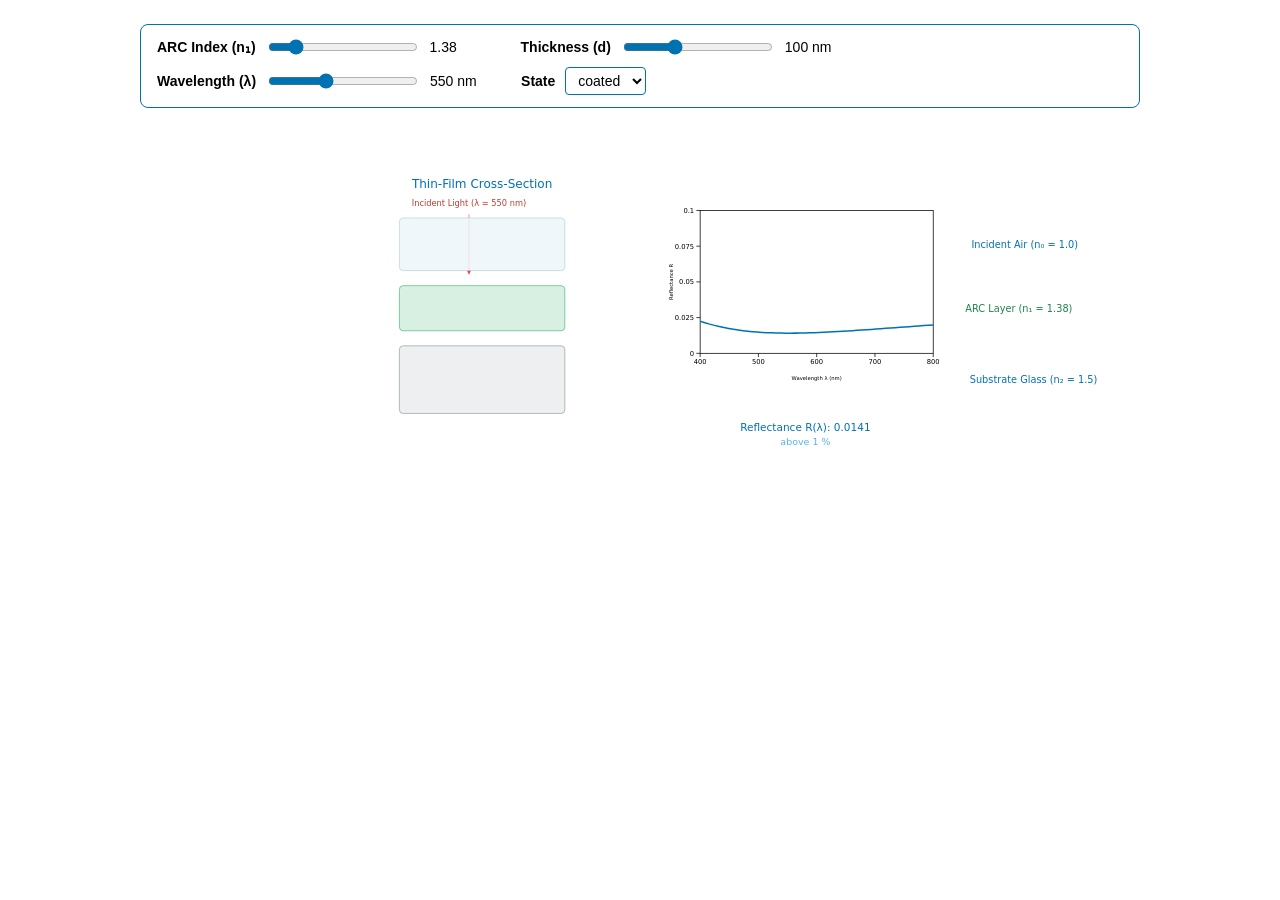
<file: examples/arc_thin_film/widget.html>
<!DOCTYPE html>
<html lang="en">
<head>
<meta charset="utf-8">
<meta name="viewport" content="width=device-width, initial-scale=1">
<title>Interactive figure</title>
<style>
:root {
--tf-primary: #0072B2;
--tf-bg: #FFFFFF;
--tf-fg: #000000;
--tf-accent: #009E73;
--tf-muted: #56B4E9;
--tf-gray: #888888;
}
body {
  font-family: Arial, Helvetica, sans-serif;
  background: var(--tf-bg);
  color: var(--tf-fg);
  max-width: 1000px;
  margin: 24px auto;
  padding: 0 16px;
}
.tf-title { color: var(--tf-primary); }
.tf-controls {
  display: flex;
  flex-wrap: wrap;
  gap: 10px 28px;
  padding: 12px 16px;
  border: 1px solid var(--tf-primary);
  border-radius: 8px;
  margin-bottom: 16px;
}
.tf-control { display: flex; align-items: center; gap: 10px; }
.tf-control label { font-weight: 600; font-size: 14px; }
.tf-control input[type="range"] { accent-color: var(--tf-primary); width: 150px; }
.tf-control select.tf-param {
  background: var(--tf-bg);
  color: var(--tf-fg);
  border: 1px solid var(--tf-primary);
  border-radius: 4px;
  padding: 4px 8px;
  font-size: 14px;
}
.tf-value { min-width: 4.5em; font-variant-numeric: tabular-nums; font-size: 14px; }
figure { margin: 0; }
figure svg { max-width: 100%; height: auto; display: block; }
.tf-verdict-true { fill: var(--tf-accent, #009E73); color: var(--tf-accent, #009E73); }
.tf-verdict-false { fill: var(--tf-muted, #888888); color: var(--tf-muted, #888888); }
.tf-verdict-true .tf-readout-verdict { fill: var(--tf-accent, #009E73); }
.tf-verdict-false .tf-readout-verdict { fill: var(--tf-muted, #888888); }
</style>
</head>
<body>
<div class="tf-controls">
  <div class="tf-control">
    <label for="tf-p-n1">ARC Index (n₁)</label>
    <input type="range" class="tf-param" data-name="n1" id="tf-p-n1" min="1.2" max="2.4" step="0.01" value="1.38">
    <output class="tf-value" data-name="n1" for="tf-p-n1">1.38</output>
  </div>
  <div class="tf-control">
    <label for="tf-p-d">Thickness (d)</label>
    <input type="range" class="tf-param" data-name="d" id="tf-p-d" min="50" max="200" step="1" value="100">
    <output class="tf-value" data-name="d" data-unit="nm" for="tf-p-d">100 nm</output>
  </div>
  <div class="tf-control">
    <label for="tf-p-lam">Wavelength (λ)</label>
    <input type="range" class="tf-param" data-name="lam" id="tf-p-lam" min="400" max="800" step="1" value="550">
    <output class="tf-value" data-name="lam" data-unit="nm" for="tf-p-lam">550 nm</output>
  </div>
  <div class="tf-control">
    <label for="tf-p-state">State</label>
    <select class="tf-param" data-name="state" id="tf-p-state">
      <option value="coated" selected>coated</option>
      <option value="bare">bare</option>
    </select>
  </div>
</div>
<figure>
<svg xmlns="http://www.w3.org/2000/svg" xmlns:xlink="http://www.w3.org/1999/xlink"
     width="1330" height="520" viewBox="-665.0 -260.0 1330 520">
<defs>
<marker markerWidth="8.0" markerHeight="8.0" viewBox="-0.1 -0.5 1.0 1.0" orient="auto" id="d0">
<path d="M-0.1,-0.5 L-0.1,0.5 L0.9,0 Z" fill="#E74C3C" />
</marker>
</defs>
<rect x="-665.0" y="-260.0" width="1330" height="520" fill="#FFFFFF" />
<g id="cross_section_title">
<text x="-210.0" y="-180.0" font-size="16" font-family="DejaVu Sans, Liberation Sans, sans-serif" fill="#0072B2" text-anchor="middle" dominant-baseline="central">Thin-Film Cross-Section</text>
</g>
<g id="incident_label">
<text x="-227.5" y="-155.0" font-size="11" font-family="DejaVu Sans, Liberation Sans, sans-serif" fill="#C0392B" text-anchor="middle" dominant-baseline="central">Incident Light (λ = 550 nm)</text>
</g>
<path d="M-227.5,-140.0 L-227.5,-65.0" stroke="#E74C3C" stroke-width="0.75" fill="none" marker-end="url(#d0)" id="incident_ray" />
<g id="air_layer">
<rect x="-320.0" y="-135.0" width="220.0" height="70.0" fill="#EBF5FB" stroke="#AEC6CF" stroke-width="0.75" rx="5" ry="5" fill-opacity="0.8" />
</g>
<g id="air_label">
<text x="511.7" y="-100.0" font-size="13" font-family="DejaVu Sans, Liberation Sans, sans-serif" fill="#0072B2" text-anchor="middle" dominant-baseline="central">Incident Air (n₀ = 1.0)</text>
</g>
<g id="arc_layer">
<rect x="-320.0" y="-45.0" width="220.0" height="60.0" fill="#D4EFDF" stroke="#27AE60" stroke-width="0.75" rx="5" ry="5" fill-opacity="0.9" />
</g>
<g id="arc_label">
<text x="503.9" y="-15.0" font-size="13" font-family="DejaVu Sans, Liberation Sans, sans-serif" fill="#1E8449" text-anchor="middle" dominant-baseline="central">ARC Layer (n₁ = 1.38)</text>
</g>
<g id="glass_layer">
<rect x="-320.0" y="35.0" width="220.0" height="90.0" fill="#EAECEE" stroke="#7F8C8D" stroke-width="0.75" rx="5" ry="5" fill-opacity="0.8" />
</g>
<g id="glass_label">
<text x="523.4" y="80.0" font-size="13" font-family="DejaVu Sans, Liberation Sans, sans-serif" fill="#0072B2" text-anchor="middle" dominant-baseline="central">Substrate Glass (n₂ = 1.5)</text>
</g>
<g id="reflectance_plot" class="tf-plot">
<rect class="tf-plot-frame" x="80" y="-145" width="310" height="190" fill="none" stroke="#000000" stroke-width="1" />
<line x1="80" y1="45" x2="80" y2="50" stroke="#000000" stroke-width="1" />
<text x="80" y="59" text-anchor="middle" font-family="DejaVu Sans, Liberation Sans, sans-serif" font-size="9" fill="#000000">400</text>
<line x1="157.5" y1="45" x2="157.5" y2="50" stroke="#000000" stroke-width="1" />
<text x="157.5" y="59" text-anchor="middle" font-family="DejaVu Sans, Liberation Sans, sans-serif" font-size="9" fill="#000000">500</text>
<line x1="235" y1="45" x2="235" y2="50" stroke="#000000" stroke-width="1" />
<text x="235" y="59" text-anchor="middle" font-family="DejaVu Sans, Liberation Sans, sans-serif" font-size="9" fill="#000000">600</text>
<line x1="312.5" y1="45" x2="312.5" y2="50" stroke="#000000" stroke-width="1" />
<text x="312.5" y="59" text-anchor="middle" font-family="DejaVu Sans, Liberation Sans, sans-serif" font-size="9" fill="#000000">700</text>
<line x1="390" y1="45" x2="390" y2="50" stroke="#000000" stroke-width="1" />
<text x="390" y="59" text-anchor="middle" font-family="DejaVu Sans, Liberation Sans, sans-serif" font-size="9" fill="#000000">800</text>
<line x1="80" y1="45" x2="75" y2="45" stroke="#000000" stroke-width="1" />
<text x="72" y="48.15" text-anchor="end" font-family="DejaVu Sans, Liberation Sans, sans-serif" font-size="9" fill="#000000">0</text>
<line x1="80" y1="-2.5" x2="75" y2="-2.5" stroke="#000000" stroke-width="1" />
<text x="72" y="0.6499999999999999" text-anchor="end" font-family="DejaVu Sans, Liberation Sans, sans-serif" font-size="9" fill="#000000">0.025</text>
<line x1="80" y1="-50" x2="75" y2="-50" stroke="#000000" stroke-width="1" />
<text x="72" y="-46.85" text-anchor="end" font-family="DejaVu Sans, Liberation Sans, sans-serif" font-size="9" fill="#000000">0.05</text>
<line x1="80" y1="-97.50000000000003" x2="75" y2="-97.50000000000003" stroke="#000000" stroke-width="1" />
<text x="72" y="-94.35000000000002" text-anchor="end" font-family="DejaVu Sans, Liberation Sans, sans-serif" font-size="9" fill="#000000">0.075</text>
<line x1="80" y1="-145" x2="75" y2="-145" stroke="#000000" stroke-width="1" />
<text x="72" y="-141.85" text-anchor="end" font-family="DejaVu Sans, Liberation Sans, sans-serif" font-size="9" fill="#000000">0.1</text>
<text class="tf-axis-label-x" x="235" y="81" text-anchor="middle" font-family="DejaVu Sans, Liberation Sans, sans-serif" font-size="7" fill="#000000">Wavelength λ (nm)</text>
<text class="tf-axis-label-y" x="44" y="-50" text-anchor="middle" font-family="DejaVu Sans, Liberation Sans, sans-serif" font-size="7" fill="#000000" transform="rotate(-90, 44, -50)">Reflectance R</text>
<path id="reflectance_plot-s0" class="tf-series" d="M 80 2.364833124762228 L 86.32653061224494 4.332105416365735 L 92.65306122448982 6.147404356527794 L 98.9795918367347 7.811387709147887 L 105.30612244897964 9.326614214879733 L 111.63265306122446 10.697099513300515 L 117.9591836734694 11.927946870023291 L 124.28571428571433 13.025042603256374 L 130.61224489795916 13.994806983164867 L 136.9387755102041 14.843992329377059 L 143.26530612244898 15.579520988394847 L 149.59183673469386 16.20835679061736 L 155.9183673469388 16.73740444110306 L 162.24489795918367 17.17343207615021 L 168.5714285714286 17.52301291444949 L 174.8979591836735 17.79248254740612 L 181.22448979591837 17.987908951959433 L 187.5510204081633 18.115072776454937 L 193.8775510204082 18.179455852402157 L 200.20408163265307 18.186236229151056 L 206.53061224489795 18.140288321418083 L 212.8571428571429 18.04618700762344 L 219.18367346938777 17.908214726109378 L 225.5102040816327 17.73037079188232 L 231.8367346938776 17.51638230337148 L 238.16326530612247 17.26971613106628 L 244.4897959183673 16.993591581496688 L 250.8163265306123 16.690993414071254 L 257.14285714285717 16.36468495756082 L 263.4693877551021 16.01722112988791 L 269.795918367347 15.650961211379311 L 276.12244897959187 15.26808125948289 L 282.44897959183675 14.870586083597424 L 288.7755102040817 14.460320723342807 L 295.1020408163265 14.038981393341786 L 301.42857142857144 13.608125873259425 L 307.7551020408164 13.169183334177486 L 314.0816326530612 12.723463601972455 L 320.40816326530614 12.272165865722037 L 326.7346938775511 11.81638684470338 L 333.0612244897959 11.357128431613809 L 339.38775510204084 10.89530483252799 L 345.7142857142858 10.431749226040694 L 352.0408163265306 9.967219965226413 L 358.36734693877554 9.502406346634594 L 364.6938775510205 9.037933970664099 L 371.0204081632653 8.57436971742841 L 377.34693877551024 8.112226361720161 L 383.6734693877552 7.651966849981264 L 390 7.194008261337814" fill="none" stroke="#0072B2" stroke-width="2" />
</g>
<g id="r1" class="tf-readout tf-verdict-false">
<text x="220.0" y="142.72" font-size="14" font-family="DejaVu Sans, Liberation Sans, sans-serif" fill="#0072B2" class="tf-readout-text" text-anchor="middle" dominant-baseline="central">Reflectance R(λ): 0.0141</text>
<text x="220.0" y="162.74" font-size="12.6" font-family="DejaVu Sans, Liberation Sans, sans-serif" fill="#888888" class="tf-readout-verdict" text-anchor="middle" dominant-baseline="central">above 1 %</text>
</g>
</svg>
</figure>
<script>
function R(n0, n1, n2, d, lam) {
  let cosc, delta, den, num, r01, r12;
  r01 = ((n0 - n1) / (n0 + n1));
  r12 = ((n1 - n2) / (n1 + n2));
  delta = ((((2 * Math.PI) * n1) * d) / lam);
  cosc = Math.cos((2 * delta));
  num = ((Math.pow(r01, 2) + Math.pow(r12, 2)) + (((2 * r01) * r12) * cosc));
  den = ((1 + (Math.pow(r01, 2) * Math.pow(r12, 2))) + (((2 * r01) * r12) * cosc));
  return (num / den);
}

function sweep(n1, d, lam_min, lam_max, n) {
  let i, step, wl, xs, ys;
  xs = [];
  ys = [];
  step = ((lam_max - lam_min) / (n - 1));
  for (i = 0; i < n; i += 1) {
    wl = (lam_min + (i * step));
    xs.push(wl);
    ys.push(R(1.0, n1, 1.5, d, wl));
  }
  return [xs, ys];
}

function R_arc(n1, d, lam) {
  return R(1.0, n1, 1.5, d, lam);
}
if (typeof globalThis !== 'undefined') globalThis.R = R;
if (typeof globalThis !== 'undefined') globalThis.R_arc = R_arc;
if (typeof globalThis !== 'undefined') globalThis.sweep = sweep;
var __TF_BINDINGS = [{"id": "incident_label", "sel": null, "attr": "transform", "js": "`translate(${(((-280) + ((lam - 400) * 0.35))) - (-227.5)}, ${0})`", "kind": "value"}, {"id": "incident_label", "sel": "text", "attr": "textContent", "js": "\"Incident Light (\\u03bb = \" + (lam) + \" nm)\"", "kind": "text"}, {"id": "incident_ray", "sel": null, "attr": "d", "js": "`M ${((-280) + ((lam - 400) * 0.35))} ${(-140)} L ${((-280) + ((lam - 400) * 0.35))} ${(-65)}`", "kind": "value"}, {"id": "arc_label", "sel": "text", "attr": "textContent", "js": "\"ARC Layer (n\\u2081 = \" + (n1) + \")\"", "kind": "text"}, {"id": "reflectance_plot-s0", "sel": null, "attr": "d", "js": "__tf_series_d(sweep(n1, d, 400, 800, 50)[0], sweep(n1, d, 400, 800, 50)[1], 0.775, -230, -1900, 45)", "kind": "value"}, {"id": "r1", "sel": ".tf-readout-text", "attr": "textContent", "js": "\"Reflectance R(\\u03bb): \" + (__fmt(R_arc(n1, d, lam), \".4f\"))", "kind": "text"}, {"id": "r1", "sel": ".tf-readout-verdict", "attr": "textContent", "js": "Boolean((R_arc(n1, d, lam) < 0.01)) ? \"below 1 %\" : \"above 1 %\"", "kind": "text"}, {"id": "r1", "kind": "class", "js": "Boolean((R_arc(n1, d, lam) < 0.01))", "trueClass": "tf-verdict-true", "falseClass": "tf-verdict-false"}, {"id": "arc_layer", "kind": "visibility", "js": "Boolean((state === \"coated\"))"}, {"id": "arc_label", "kind": "visibility", "js": "Boolean((state === \"coated\"))"}];
var __TF_PARAMS = {"n1": 1.38, "d": 100.0, "lam": 550.0, "state": "coated"};
(function () {
  function __fmt(x, spec) {
    var v = Number(x);
    var m = /^\.(\d+)f$/.exec(spec);
    if (m) return v.toFixed(parseInt(m[1], 10));
    m = /^\.(\d+)%$/.exec(spec);
    if (m) return (v * 100).toFixed(parseInt(m[1], 10)) + "%";
    m = /^\.(\d+)e$/.exec(spec);
    if (m) {
      var s = v.toExponential(parseInt(m[1], 10));
      return s.replace(/e([+-])(\d)$/, function (_, sign, digits) {
        return "e" + sign + (digits.length < 2 ? "0" + digits : digits);
      });
    }
    if (spec === "d") return String(Math.round(v));
    return String(v);
  }
  function __tf_sum(xs) {
    var s = 0;
    for (var i = 0; i < xs.length; i++) s += xs[i];
    return s;
  }
  function __tf_d(pts) {
    if (!pts || pts.length < 2) return "";
    var s = "M" + pts[0][0] + "," + pts[0][1];
    for (var i = 1; i < pts.length; i++) s += " L" + pts[i][0] + "," + pts[i][1];
    return s;
  }
  function __tf_series_d(xs, ys, ax, bx, ay, by) {
    if (!ys || ys.length === 0) return "";
    var n = (xs && xs.length) ? Math.min(xs.length, ys.length) : ys.length;
    var getX = function (i) { return (xs && xs.length) ? xs[i] : i; };
    var s = "M " + (ax * getX(0) + bx) + " " + (ay * ys[0] + by);
    for (var i = 1; i < n; i++) {
      s += " L " + (ax * getX(i) + bx) + " " + (ay * ys[i] + by);
    }
    return s;
  }

  function valueOf(b, params) {
    var paramNames = Object.keys(params);
    var args = paramNames.concat(["__fmt", "__tf_sum", "__tf_d", "__tf_series_d"]);
    if (!b._fn) {
      b._fn = new Function(args.join(","), "return (" + b.js + ");");
    }
    var vals = [];
    for (var i = 0; i < paramNames.length; i++) {
      vals.push(params[paramNames[i]]);
    }
    vals.push(__fmt, __tf_sum, __tf_d, __tf_series_d);
    return b._fn.apply(null, vals);
  }

  function applyBinding(b, params) {
    if (typeof document === "undefined" || !document.getElementById) return;
    var el = document.getElementById(b.id);
    if (!el) return;
    if (b.sel) {
      el = el.querySelector(b.sel);
      if (!el) return;
    }
    if (b.kind === "class" || b.kind === "classToggle") {
      var cond = Boolean(valueOf(b, params));
      if (cond) {
        if (b.falseClass) el.classList.remove(b.falseClass);
        if (b.trueClass) el.classList.add(b.trueClass);
      } else {
        if (b.trueClass) el.classList.remove(b.trueClass);
        if (b.falseClass) el.classList.add(b.falseClass);
      }
      return;
    }
    if (b.kind === "visibility") {
      var visible = Boolean(valueOf(b, params));
      el.style.display = visible ? "" : "none";
      return;
    }
    var v = valueOf(b, params);
    if (b.attr === "textContent") {
      el.textContent = v;
      return;
    }
    el.setAttribute(b.attr, String(v));
  }

  function updateFig(fig) {
    if (typeof document === "undefined" || !document.querySelectorAll) return;
    var sel = fig.id ? '.tf-param[data-fig="' + fig.id + '"]' : '.tf-param';
    var controls = document.querySelectorAll(sel);
    for (var i = 0; i < controls.length; i++) {
      var name = controls[i].getAttribute("data-name");
      var v = controls[i].tagName === "SELECT" ? controls[i].value : parseFloat(controls[i].value);
      fig.params[name] = v;
      if (typeof globalThis !== "undefined") globalThis[name] = v;
      var outSel = fig.id
        ? 'output.tf-value[data-fig="' + fig.id + '"][data-name="' + name + '"]'
        : 'output.tf-value[data-name="' + name + '"]';
      var outs = document.querySelectorAll(outSel);
      for (var j = 0; j < outs.length; j++) {
        var unit = outs[j].getAttribute("data-unit");
        outs[j].textContent = String(v) + (unit ? " " + unit : "");
      }
    }
    for (var k = 0; k < fig.bindings.length; k++) {
      var b = fig.bindings[k];
      if (b.kind !== "class" && b.kind !== "classToggle" && b.kind !== "visibility") {
        applyBinding(b, fig.params);
      }
    }
    for (var k = 0; k < fig.bindings.length; k++) {
      var b = fig.bindings[k];
      if (b.kind === "class" || b.kind === "classToggle") {
        applyBinding(b, fig.params);
      }
    }
    for (var k = 0; k < fig.bindings.length; k++) {
      var b = fig.bindings[k];
      if (b.kind === "visibility") {
        applyBinding(b, fig.params);
      }
    }
  }

  function register(figId, bindings, params) {
    figId = figId || "";
    var fig = {
      id: figId,
      bindings: bindings || [],
      params: params || {},
      update: function () { updateFig(fig); }
    };
    tf.figs[figId] = fig;
    if (!tf.bindings || figId === "") {
      tf.bindings = fig.bindings;
      tf.params = fig.params;
      tf.update = function () {
        for (var f in tf.figs) {
          if (tf.figs[f] && tf.figs[f].update) {
            tf.figs[f].update();
          }
        }
      };
    }
    for (var p in fig.params) {
      if (typeof globalThis !== "undefined" && typeof globalThis[p] === "undefined") {
        globalThis[p] = fig.params[p];
      }
    }
    var sel = figId ? '.tf-param[data-fig="' + figId + '"]' : '.tf-param';
    var controls = (typeof document !== "undefined" && document.querySelectorAll) ? document.querySelectorAll(sel) : [];
    for (var n = 0; n < controls.length; n++) {
      controls[n].addEventListener("input", fig.update);
      controls[n].addEventListener("change", fig.update);
    }
    fig.update();
    return fig;
  }

  var tf = (typeof window !== "undefined" && window.__tf) ? window.__tf : {};
  tf.figs = tf.figs || {};
  tf.fmt = __fmt;
  tf.sum = __tf_sum;
  tf.d = __tf_d;
  tf.series_d = __tf_series_d;
  tf.register = register;
  if (typeof window !== "undefined") {
    window.__tf = tf;
  }
  if (typeof globalThis !== "undefined") {
    globalThis.__tf = tf;
    globalThis.__tf_series_d = __tf_series_d;
  }
  if (typeof __TF_PARAMS !== "undefined" && typeof __TF_BINDINGS !== "undefined") {
    register("", __TF_BINDINGS, __TF_PARAMS);
  }
})();
__tf.register("", [{"id": "incident_label", "sel": null, "attr": "transform", "js": "`translate(${(((-280) + ((lam - 400) * 0.35))) - (-227.5)}, ${0})`", "kind": "value"}, {"id": "incident_label", "sel": "text", "attr": "textContent", "js": "\"Incident Light (\\u03bb = \" + (lam) + \" nm)\"", "kind": "text"}, {"id": "incident_ray", "sel": null, "attr": "d", "js": "`M ${((-280) + ((lam - 400) * 0.35))} ${(-140)} L ${((-280) + ((lam - 400) * 0.35))} ${(-65)}`", "kind": "value"}, {"id": "arc_label", "sel": "text", "attr": "textContent", "js": "\"ARC Layer (n\\u2081 = \" + (n1) + \")\"", "kind": "text"}, {"id": "reflectance_plot-s0", "sel": null, "attr": "d", "js": "__tf_series_d(sweep(n1, d, 400, 800, 50)[0], sweep(n1, d, 400, 800, 50)[1], 0.775, -230, -1900, 45)", "kind": "value"}, {"id": "r1", "sel": ".tf-readout-text", "attr": "textContent", "js": "\"Reflectance R(\\u03bb): \" + (__fmt(R_arc(n1, d, lam), \".4f\"))", "kind": "text"}, {"id": "r1", "sel": ".tf-readout-verdict", "attr": "textContent", "js": "Boolean((R_arc(n1, d, lam) < 0.01)) ? \"below 1 %\" : \"above 1 %\"", "kind": "text"}, {"id": "r1", "kind": "class", "js": "Boolean((R_arc(n1, d, lam) < 0.01))", "trueClass": "tf-verdict-true", "falseClass": "tf-verdict-false"}, {"id": "arc_layer", "kind": "visibility", "js": "Boolean((state === \"coated\"))"}, {"id": "arc_label", "kind": "visibility", "js": "Boolean((state === \"coated\"))"}], {"n1": 1.38, "d": 100.0, "lam": 550.0, "state": "coated"});
</script>
</body>
</html>
</file>
